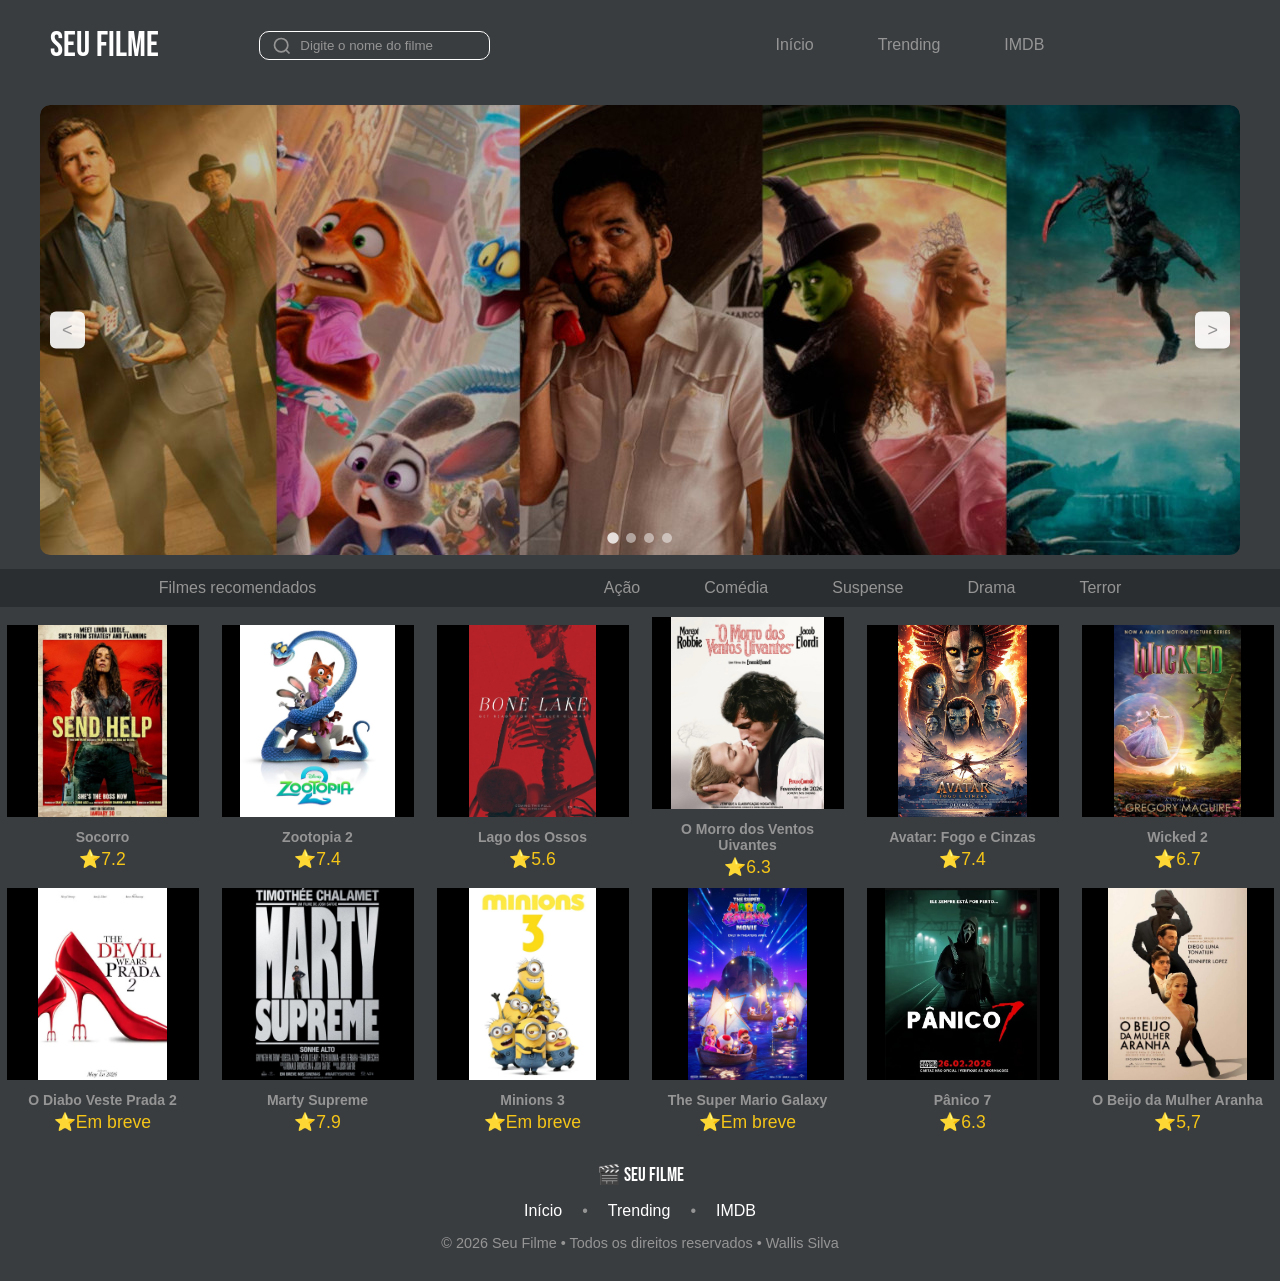
<file: index.html>
<!DOCTYPE html>
<html lang="pt-BR">
<head>
    <meta charset="UTF-8">
    <meta name="viewport" content="width=device-width, initial-scale=1.0">
    <title>Seu Filme</title>

    <link rel="preconnect" href="https://fonts.googleapis.com">
    <link rel="preconnect" href="https://fonts.gstatic.com" crossorigin>
    <link href="https://fonts.googleapis.com/css2?family=Bebas+Neue&display=swap" rel="stylesheet">
    <link rel="stylesheet" href="./css/style.css">
   
</head>
<body>

   <header>

        <div class="logo">
            Seu Filme
        </div>

        <div class="nav-busca">
            
            <svg class="icon-lupa">
                <use href="svg/icons.svg#icon-lupa"></use>
            </svg>
            
            <input type="text" placeholder="Digite o nome do filme" class="input-header">
        </div>

        <!-- Menu desktop -->
        <nav class="nav-desktop">
            <ul>
               <li><a href="index.html"> Início </a></li>
                <li><a href="trending.html"> Trending </a></li>
                <li><a href="https://www.imdb.com/pt/"> IMDB </a></li>
            </ul>
        </nav>

        <!-- Menu mobile -->
        <nav class="menu-mobile">
            <ul>
                <li><a href="index.html"> Início </a></li>
                <li><a href="trending.html"> Trending </a></li>
                <li><a href="https://www.imdb.com/pt/"> IMDB </a></li>
            </ul>
         </nav>

        <button class="menu-hamb"> ☰ </button>

        <div class="menu-overlay"></div> <!-- Criar sobreposição quando o menu for acionado -->

   </header>

   <section class="sec-carousel">

        <div class="carousel">
            <div class="slides">
                <div class="slide"><img src="./imagens/diversos.jpg" alt="Slide 1"></div>
                <div class="slide"><img src="./imagens/diversos2.jpg" alt="Slide 2"></div>
                <div class="slide"><img src="./imagens/diversos3.jpg" alt="Slide 3"></div>
                <div class="slide"><img src="./imagens/diversos4.jpg" alt="Slide 4"></div>
            </div>

            <button id="prev" class="ctrl"> < </button>
            <button id="next" class="ctrl"> > </button>
            <div class="dots" aria-hidden="true"></div>
        </div>

   </section>

    <main class="categorias">

        <div class="fil-rec"> 

            <div class="fil-tit">
                <li data-cat="recomendados"> Filmes recomendados </li>
            </div>

            <div class="fil-list">
                
                <nav>
                    <ul class="lista-categorias">
                        <li data-cat="recomendados" class="recomendadosMobile"> Filmes recomendados </li>
                        <li data-cat="acao"> Ação </li>
                        <li data-cat="comedia"> Comédia </li>
                        <li data-cat="suspense"> Suspense </li>
                        <li data-cat="drama"> Drama </li>
                        <li data-cat="terror"> Terror </li>
                    </ul>
                </nav>
                
            </div>

        </div>

        <section class="filmes">

            <div class="rec">
                <img>
                    <div class="info">
                        <h3 class="titulo"></h3>
                        <span class="nota"></span>
                    </div>
            </div>

            <div class="rec">
                <img>
                <div class="info">
                    <h3 class="titulo"></h3>
                    <span class="nota"></span>
                </div>
            </div>

            <div class="rec">
                <img>
                <div class="info">
                    <h3 class="titulo"></h3>
                    <span class="nota"></span>
                </div>
            </div>

            <div class="rec">
                <img>
                <div class="info">
                    <h3 class="titulo"></h3>
                    <span class="nota"></span>
                </div>
            </div>

            <div class="rec">
                <img>
                <div class="info">
                    <h3 class="titulo"></h3>
                    <span class="nota"></span>
                </div>
            </div>

            <div class="rec">
                <img>
                <div class="info">
                    <h3 class="titulo"></h3>
                    <span class="nota"></span>
                </div>
            </div>
            
             <div class="rec">
                <img>
                <div class="info">
                    <h3 class="titulo"></h3>
                    <span class="nota"></span>
                </div>
            </div>

            <div class="rec">
                <img>
                <div class="info">
                    <h3 class="titulo"></h3>
                    <span class="nota"></span>
                </div>
            </div>

            <div class="rec">
                <img>
                <div class="info">
                    <h3 class="titulo"></h3>
                    <span class="nota"></span>
                </div>
            </div>

            <div class="rec">
                <img>
                <div class="info">
                    <h3 class="titulo"></h3>
                    <span class="nota"></span>
                </div>
            </div>

            <div class="rec">
                <img>
                <div class="info">
                    <h3 class="titulo"></h3>
                    <span class="nota"></span>
                </div>
            </div>

            <div class="rec">
                <img>
                <div class="info">
                    <h3 class="titulo"></h3>
                    <span class="nota"></span>
                </div>
            </div>  

        </section>
     
   </main>

   <footer>

    <div class="footer-container">
        <div class="footer-logo"> 🎬 Seu Filme </div>

        <nav class="footer-nav">
            <a href="index.html">Início</a>
            •
            <a href="trending.html">Trending</a>
            •
            <a href="https://www.imdb.com/pt/">IMDB</a>
        </nav>

        <p class="footer-copy">
            © 2026 Seu Filme • Todos os direitos reservados • Wallis Silva
        </p>
    </div>
    
   </footer>

    <script src="js/script.js"></script>
    <script src="js/carrosel.js"></script>
    
</body>
</html>
</file>
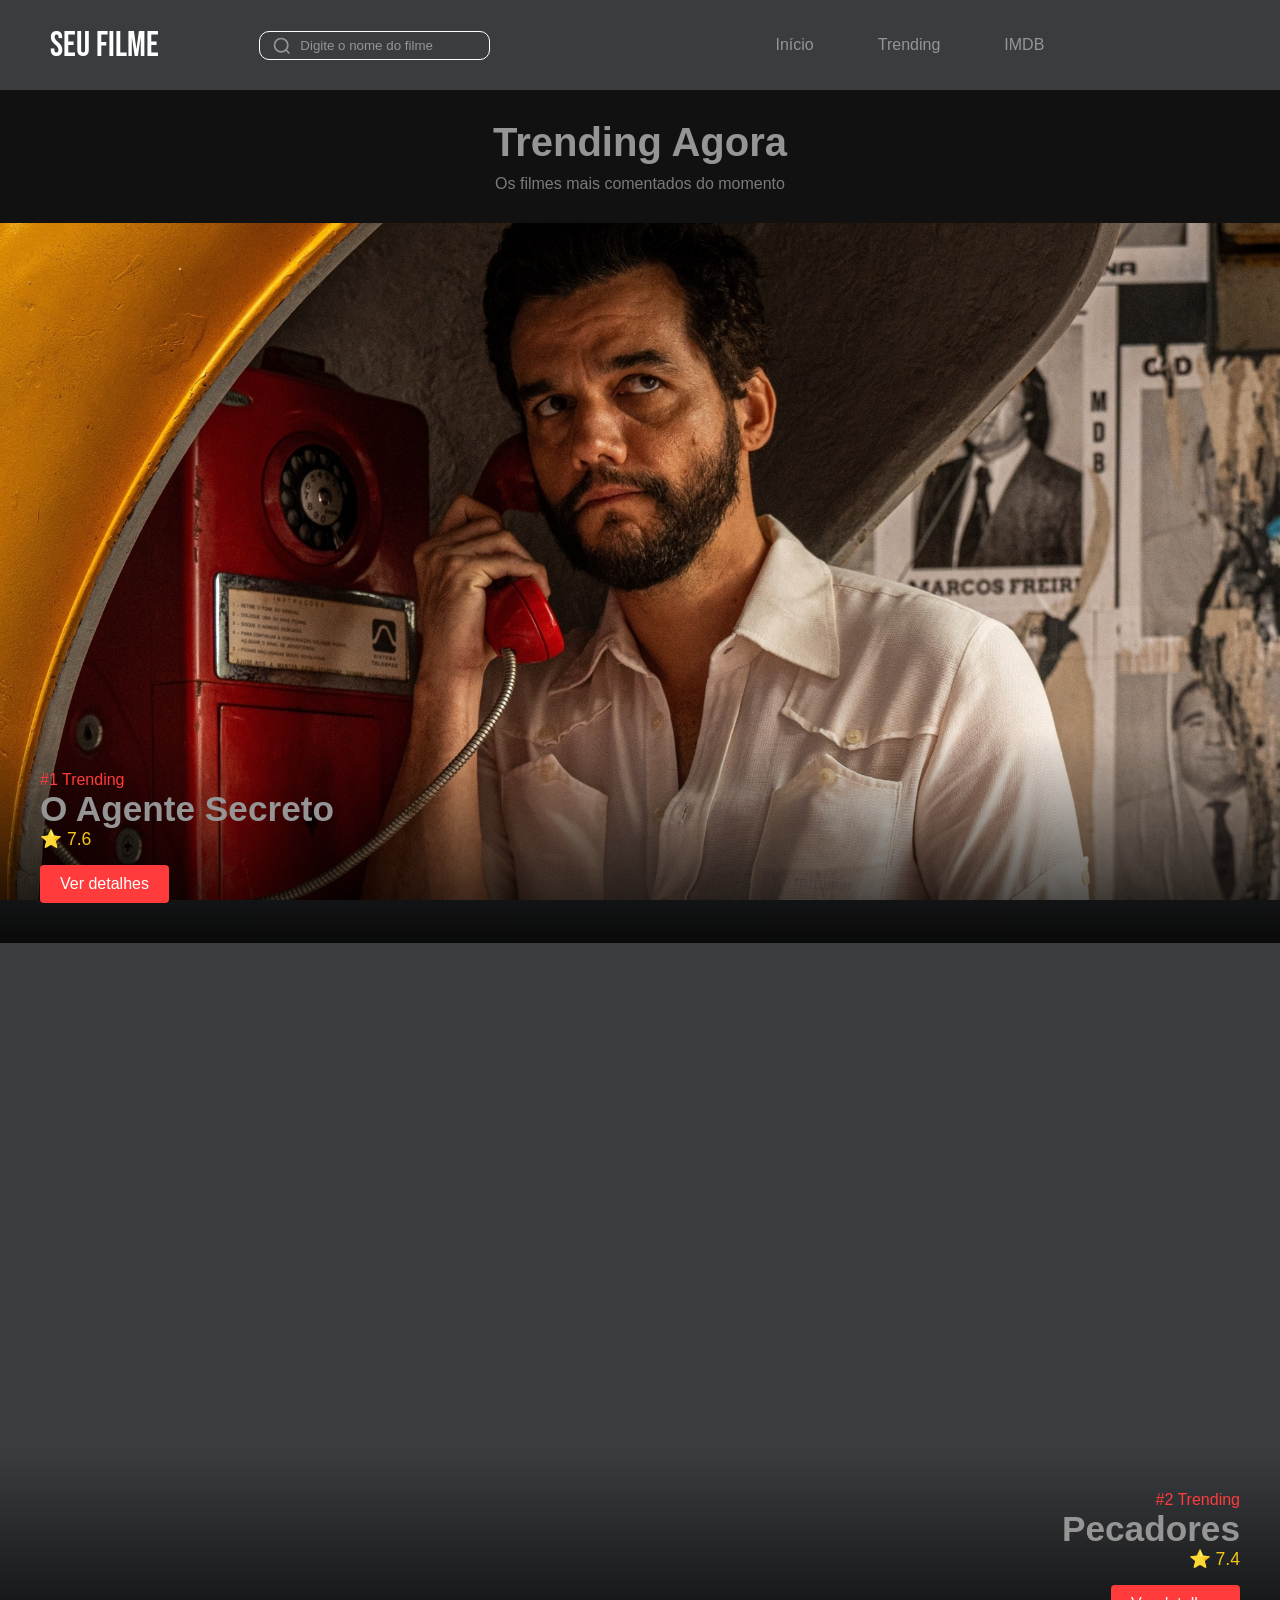
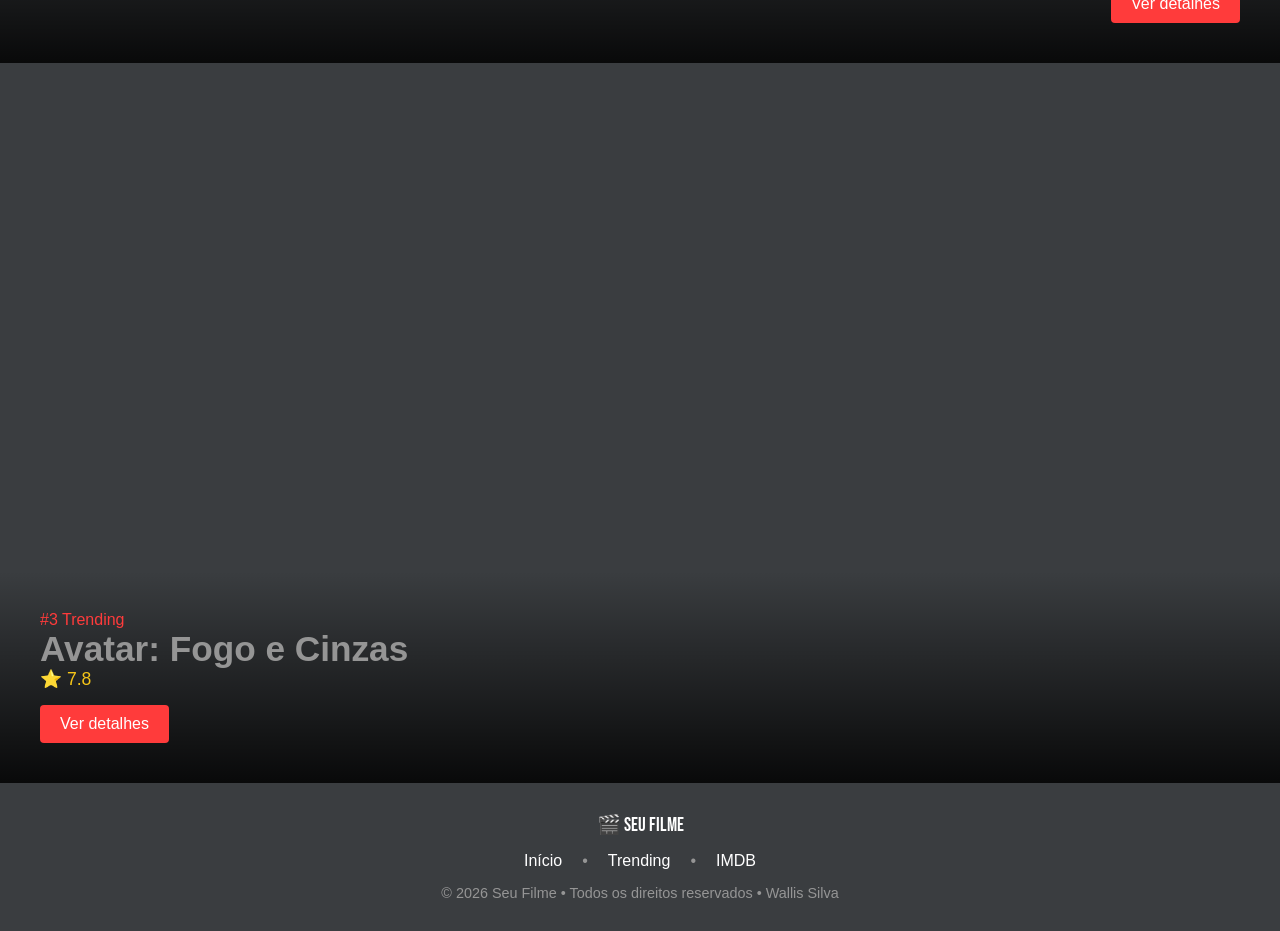
<file: trending.html>
<!DOCTYPE html>
<html lang="pt-BR">
<head>
    <meta charset="UTF-8">
    <meta name="viewport" content="width=device-width, initial-scale=1.0">
    <title> Trending • Seu Filme </title>
    <link rel="preconnect" href="https://fonts.googleapis.com">
    <link rel="preconnect" href="https://fonts.gstatic.com" crossorigin>
    <link href="https://fonts.googleapis.com/css2?family=Bebas+Neue&display=swap" rel="stylesheet">
    <link rel="stylesheet" href="css/style.css">
</head>
<body>

   <header>

        <div class="logo">
            Seu Filme
        </div>

        <div class="nav-busca">
            
            <svg class="icon-lupa">
                <use href="svg/icons.svg#icon-lupa"></use>
            </svg>
            
            <input type="text" placeholder="Digite o nome do filme" class="input-header">
        </div>

        <!-- Menu desktop -->
        <nav class="nav-desktop">
            <ul>
               <li><a href="index.html"> Início </a></li>
                <li><a href="trending.html"> Trending </a></li>
                <li><a href="https://www.imdb.com/pt/"> IMDB </a></li>
            </ul>
        </nav>

        <!-- Menu mobile -->
        <nav class="menu-mobile">
            <ul>
                <li><a href="index.html"> Início </a></li>
                <li><a href="trending.html"> Trending </a></li>
                <li><a href="categorias.html"> Categorias </a></li>
            </ul>
         </nav>

        <button class="menu-hamb"> ☰ </button>

        <div class="menu-overlay"></div>
   </header>

   <div class="trending-header">
        <h1> Trending Agora </h1>
        <p> Os filmes mais comentados do momento </p>
   </div>

   <div>
        <section class="trending-item oAgente" style="background-image: url('imagens/oAgenteSecreto.jpg')">
            <div class="trending-conteudo">
                <span class="trend-film"> #1 Trending </span>
                <h2> O Agente Secreto </h2>
                <p class="nota">⭐ 7.6</p>
                <button class="btn"> Ver detalhes </button>
            </div>
        </section>

        <section class="trending-item" style="background-image: url('imagens/pecadores.jpg')">
            <div class="trending-conteudo">
                <span class="trend-film"> #2 Trending </span>
                <h2> Pecadores </h2>
                <p class="nota">⭐ 7.4</p>
                <button class="btn"> Ver detalhes </button>
            </div>
        </section>

        <section class="trending-item" style="background-image: url('imagens/avatar.jpg')">
            <div class="trending-conteudo">
                <span class="trend-film"> #3 Trending </span>
                <h2> Avatar: Fogo e Cinzas </h2>
                <p class="nota">⭐ 7.8</p>
                <button class="btn"> Ver detalhes </button>
            </div>
        </section>
   </div>

    <footer>

        <div class="footer-container">
            <p class="footer-logo"> 🎬 Seu Filme </p>

            <nav class="footer-nav">
                <a href="index.html">Início</a>
                •
                <a href="trending.html">Trending</a>
                •
                <a href="https://www.imdb.com/pt/">IMDB</a>
            </nav>

            <p class="footer-copy">
                © 2026 Seu Filme • Todos os direitos reservados • Wallis Silva
            </p>
        </div>
    
    </footer> 

    <script src="js/script.js"></script>
    
</body>
</html>
</file>
<file: css/style.css>
@import url("variaveis.css");

@import url("layout.css");

@import url("carosel.css");

@import url("filmes.css");

@import url("trending.css");

@import url("mobile.css");
</file>
